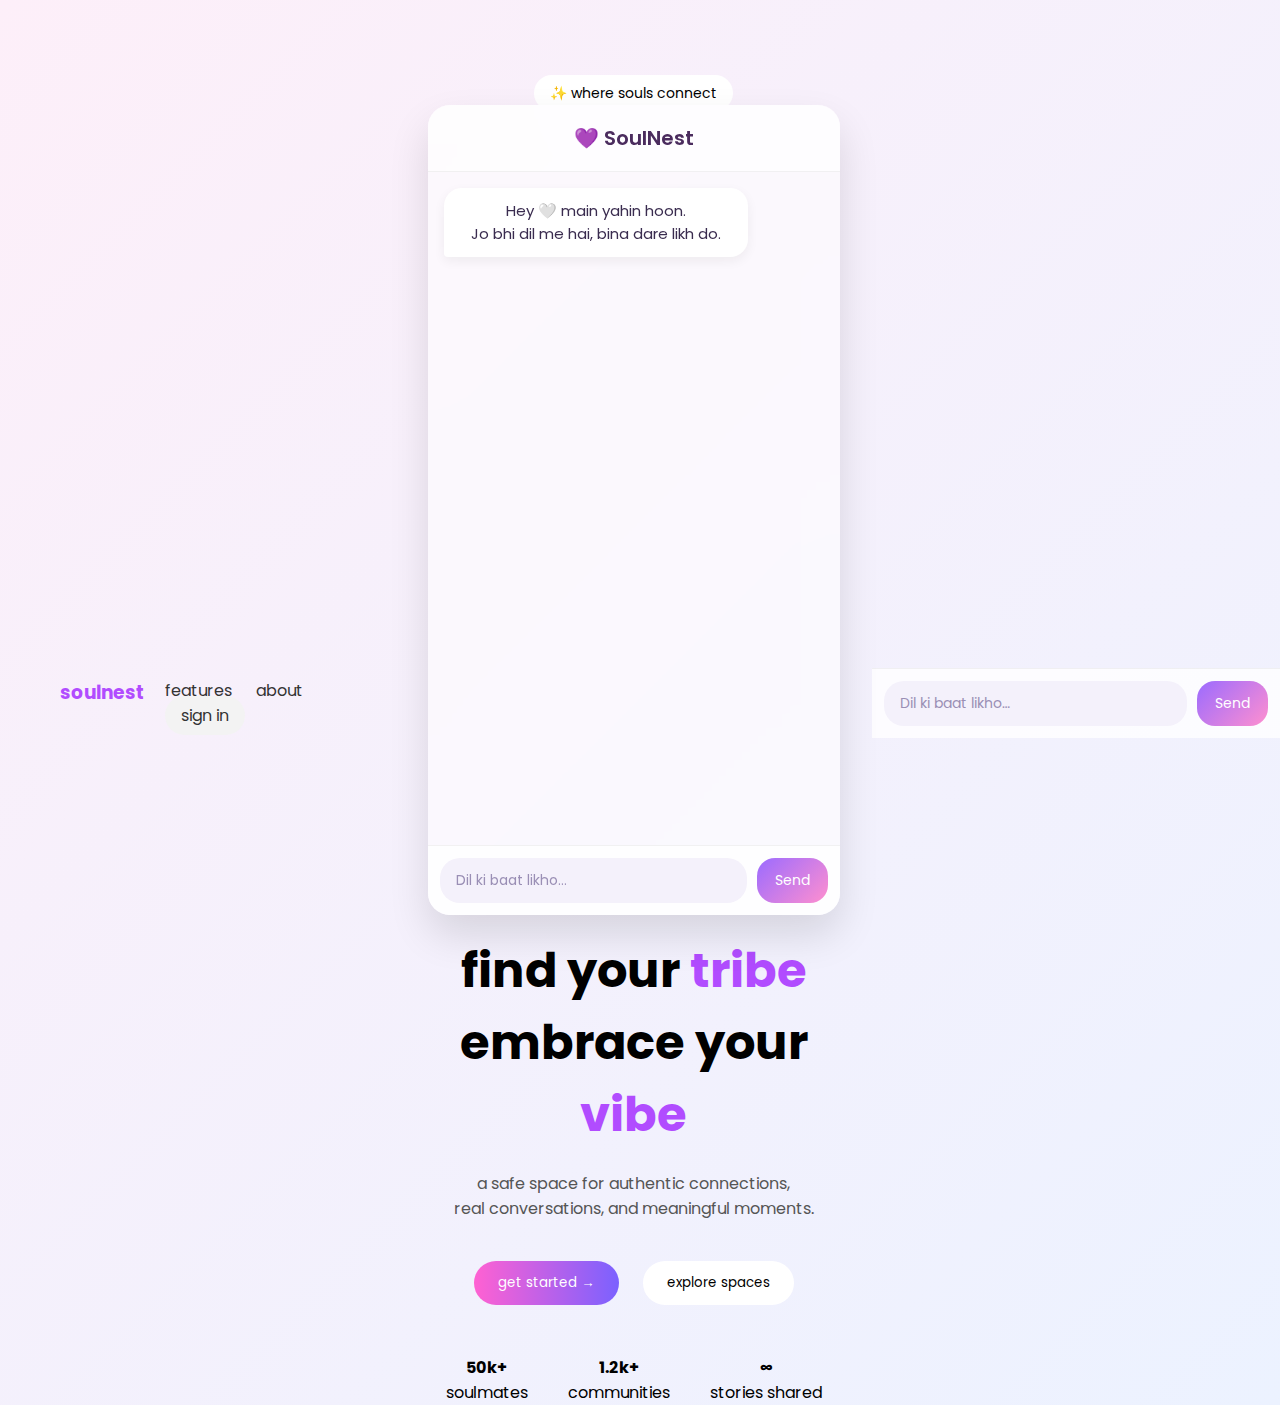
<file: index.html>
<!DOCTYPE html>
<html lang="en">
<head>
  <meta charset="UTF-8" />
  <meta name="viewport" content="width=device-width, initial-scale=1.0"/>
  <title>SoulNest</title>
  <link rel="stylesheet" href="soulNest.css">
</head>
<body>

  <nav>
    <h3 class="logo">soulnest</h3>
    <div class="nav-links">
      <a href="#">features</a>
      <a href="#">about</a>
      <a class="btn" href="#">sign in</a>
    </div>
  </nav>

  <section class="hero">
    <span class="badge">✨ where souls connect</span>
<div class="app">
  <div class="header">💜 SoulNest</div>

  <div id="chat-box"></div>

  <form id="chat-form">
    <input id="chat-input" placeholder="Dil ki baat likho…" />
    <button type="submit">Send</button>
  </form>
</div>

<link rel="stylesheet" href="style.css" />
<script src="script.js"></script>
    <h1>
      find your <span>tribe</span><br/>
      embrace your <span>vibe</span>
    </h1>

    <p>
      a safe space for authentic connections,<br/>
      real conversations, and meaningful moments.
    </p>

    <div class="buttons">
      <button class="primary">get started →</button>
      <button class="secondary">explore spaces</button>
    </div>

    <div class="stats">
      <div><strong>50k+</strong><br/>soulmates</div>
      <div><strong>1.2k+</strong><br/>communities</div>
      <div><strong>∞</strong><br/>stories shared</div>
    </div>
  </section>

</body>
</html><script src="script.js"></script>
<div id="chat-box"></div>

<form id="chat-form">
  <input id="chat-input" type="text" placeholder="Dil ki baat likho…" />
  <button type="submit">Send</button>
</form>

<script src="script.js"></script>
</file>
<file: soulNest.css>
/* ===============================
   SoulNest – Aesthetic UI
================================ */

@import url('https://fonts.googleapis.com/css2?family=Poppins:wght@300;400;500;600&display=swap');

* {
  margin: 0;
  padding: 0;
  box-sizing: border-box;
  font-family: 'Poppins', sans-serif;
}

body {
  min-height: 100vh;
  background: linear-gradient(135deg, #fbeaff, #eef3ff);
  display: flex;
  align-items: center;
  justify-content: center;
}

/* App Container */
.app {
  width: 100%;
  max-width: 420px;
  height: 90vh;
  background: rgba(255, 255, 255, 0.55);
  backdrop-filter: blur(18px);
  border-radius: 22px;
  box-shadow: 0 20px 40px rgba(0,0,0,0.12);
  display: flex;
  flex-direction: column;
  overflow: hidden;
}

/* Header */
.header {
  padding: 18px;
  text-align: center;
  font-weight: 600;
  font-size: 20px;
  color: #4b2c5e;
  background: rgba(255,255,255,0.6);
  border-bottom: 1px solid rgba(0,0,0,0.05);
}

/* Chat Area */
#chat-box {
  flex: 1;
  padding: 16px;
  overflow-y: auto;
}

/* Messages */
.message {
  max-width: 80%;
  padding: 12px 16px;
  margin-bottom: 12px;
  line-height: 1.5;
  font-size: 15px;
  animation: fadeUp 0.3s ease;
}

.message.user {
  margin-left: auto;
  background: linear-gradient(135deg, #b983ff, #ff9ecb);
  color: #fff;
  border-radius: 18px 18px 4px 18px;
}

.message.ai {
  margin-right: auto;
  background: #ffffff;
  color: #3a2c4f;
  border-radius: 18px 18px 18px 4px;
  box-shadow: 0 4px 12px rgba(0,0,0,0.06);
}

/* Typing */
.typing {
  font-size: 13px;
  color: #7a6a91;
  margin-bottom: 10px;
  font-style: italic;
}

/* Input Area */
#chat-form {
  display: flex;
  padding: 12px;
  background: rgba(255,255,255,0.8);
  border-top: 1px solid rgba(0,0,0,0.05);
}

#chat-input {
  flex: 1;
  padding: 12px 16px;
  border-radius: 20px;
  border: none;
  outline: none;
  font-size: 14px;
  background: #f4f1fb;
}

#chat-input::placeholder {
  color: #9a8fb5;
}

#chat-form button {
  margin-left: 10px;
  padding: 0 18px;
  border: none;
  border-radius: 18px;
  background: linear-gradient(135deg, #9b6bff, #ff8fcf);
  color: white;
  font-size: 14px;
  cursor: pointer;
  transition: transform 0.2s ease, box-shadow 0.2s ease;
}

#chat-form button:hover {
  transform: translateY(-1px);
  box-shadow: 0 6px 18px rgba(155,107,255,0.4);
}

/* Animations */
@keyframes fadeUp {
  from {
    opacity: 0;
    transform: translateY(6px);
  }
  to {
    opacity: 1;
    transform: translateY(0);
  }
}
</file>
<file: style.css>
* {
  margin: 0;
  padding: 0;
  box-sizing: border-box;
  font-family: 'Poppins', sans-serif;
}

body {
  background: linear-gradient(135deg, #fdeff9, #ecf2ff);
  min-height: 100vh;
}

nav {
  display: flex;
  justify-content: space-between;
  padding: 20px 60px;
}

.logo {
  color: #b14cff;
}

.nav-links a {
  margin-left: 20px;
  text-decoration: none;
  color: #333;
}

.btn {
  padding: 8px 16px;
  background: #f3f3f3;
  border-radius: 20px;
}

.hero {
  text-align: center;
  margin-top: 80px;
}

.badge {
  background: #fff;
  padding: 8px 16px;
  border-radius: 20px;
  font-size: 14px;
}

.hero h1 {
  font-size: 48px;
  margin: 20px 0;
}

.hero h1 span {
  color: #b14cff;
}

.hero p {
  color: #555;
  margin-bottom: 30px;
}

.buttons button {
  margin: 10px;
  padding: 12px 24px;
  border-radius: 30px;
  border: none;
  cursor: pointer;
}

.primary {
  background: linear-gradient(90deg, #ff61d2, #7b61ff);
  color: white;
}

.secondary {
  background: white;
}

.stats {
  display: flex;
  justify-content: center;
  margin-top: 40px;
  gap: 40px;
}
</file>
